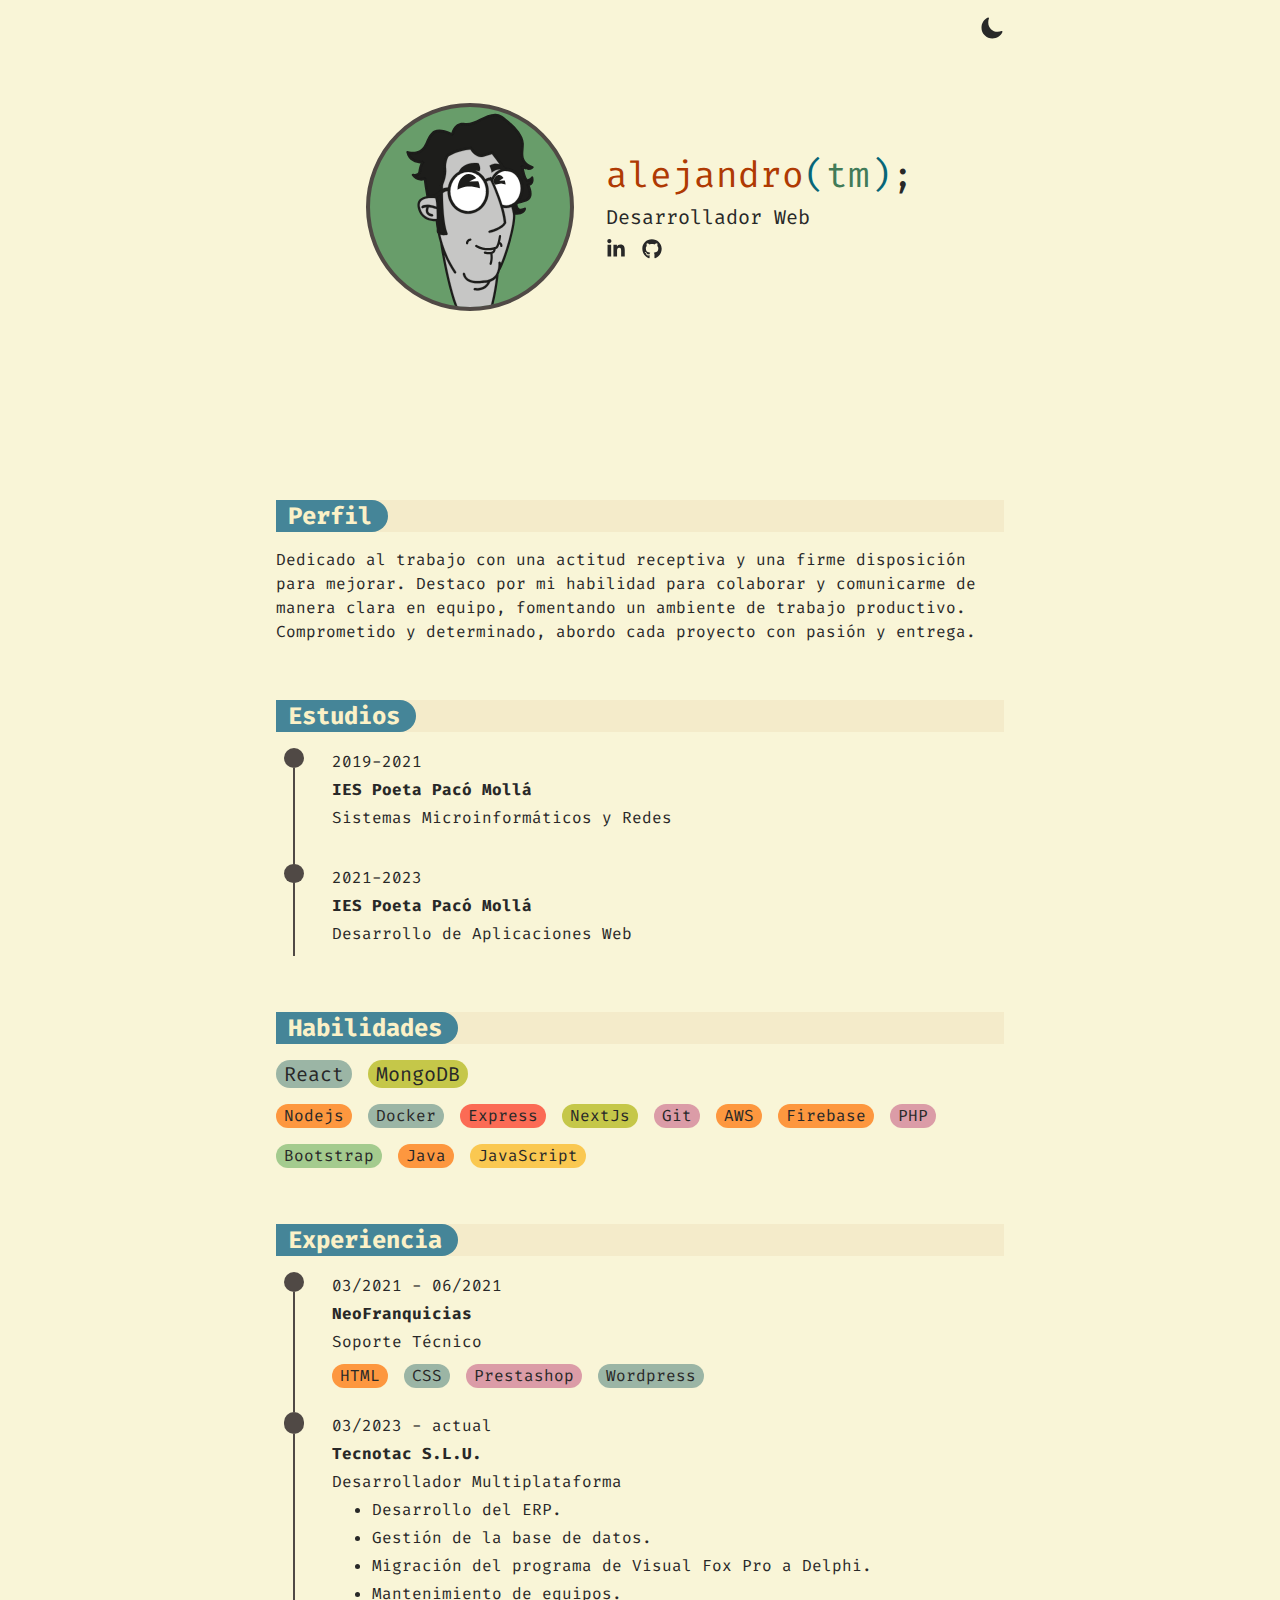
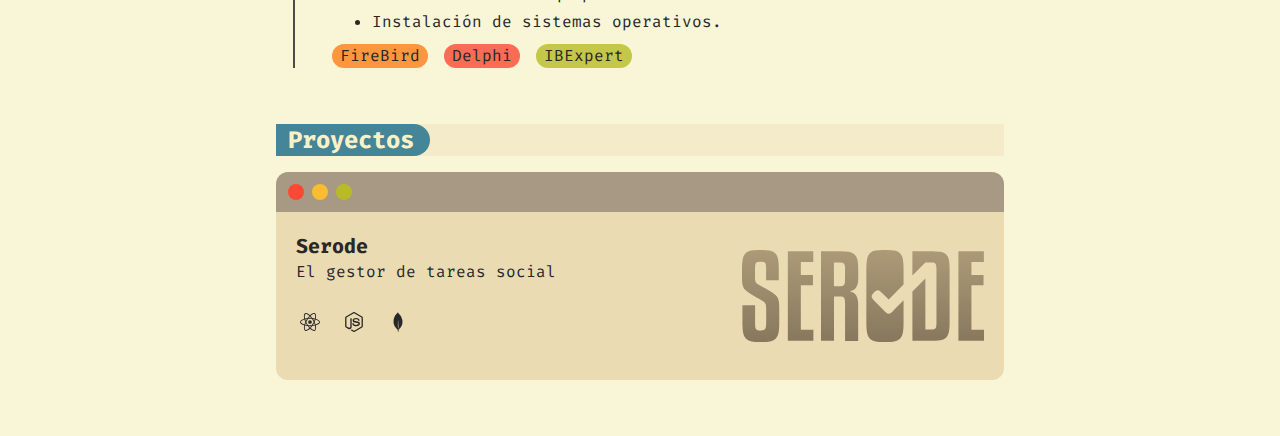
<file: index.html>
<!DOCTYPE html><html lang="en"><head><meta charSet="utf-8"/><meta name="viewport" content="width=device-width, initial-scale=1"/><link rel="preload" as="image" href="/_next/static/media/logo.2d2b6fda.svg" fetchPriority="high"/><link rel="stylesheet" href="/_next/static/css/14990035e37bae3a.css" crossorigin="" data-precedence="next"/><link rel="preload" as="script" fetchPriority="low" href="/_next/static/chunks/webpack-81896cc2067685e6.js" crossorigin=""/><script src="/_next/static/chunks/fd9d1056-17694c5d0d6a3a92.js" async="" crossorigin=""></script><script src="/_next/static/chunks/69-d229398d8b41a4e1.js" async="" crossorigin=""></script><script src="/_next/static/chunks/main-app-d4dac6b3992850cc.js" async="" crossorigin=""></script><script src="/_next/static/chunks/9c4e2130-6daee86ab31716fd.js" async=""></script><script src="/_next/static/chunks/53c13509-180016b2a03281e6.js" async=""></script><script src="/_next/static/chunks/54-508bb835471615e1.js" async=""></script><script src="/_next/static/chunks/app/page-6f9a030131341add.js" async=""></script><script src="/_next/static/chunks/app/layout-617c695c4db7fb6e.js" async=""></script><title>alejandro(tm);</title><meta name="description" content="Portfolio Alejandro Torcuato"/><link rel="icon" href="/favicon.ico" type="image/x-icon" sizes="16x16"/><link rel="icon" href="/icon.svg?2d2b6fda4a5e68d3" type="image/svg+xml" sizes="any"/><script src="/_next/static/chunks/polyfills-c67a75d1b6f99dc8.js" crossorigin="" noModule=""></script></head><body class="dark:bg-d_bg bg-l_bg_h text-l_fg dark:text-d_fg"><script>!function(){try{var d=document.documentElement,c=d.classList;c.remove('light','dark');var e=localStorage.getItem('theme');if('system'===e||(!e&&true)){var t='(prefers-color-scheme: dark)',m=window.matchMedia(t);if(m.media!==t||m.matches){d.style.colorScheme = 'dark';c.add('dark')}else{d.style.colorScheme = 'light';c.add('light')}}else if(e){c.add(e|| '')}if(e==='light'||e==='dark')d.style.colorScheme=e}catch(e){}}()</script><main class="max-w-3xl m-auto selection:bg-d_blue"><div class=" fixed w-full top-0 max-w-3xl px-5 dark:bg-d_bg bg-l_bg_h"><div class="w-full py-4 flex items-center justify-end"><div><button id="themeChanger" aria-label="Change theme" class="cursor-pointer transition-all duration-700 ease-in-out"><svg stroke="currentColor" fill="currentColor" stroke-width="0" viewBox="0 0 512 512" class="w-6 h-6" height="1em" width="1em" xmlns="http://www.w3.org/2000/svg"><path d="M264 480A232 232 0 0 1 32 248c0-94 54-178.28 137.61-214.67a16 16 0 0 1 21.06 21.06C181.07 76.43 176 104.66 176 136c0 110.28 89.72 200 200 200 31.34 0 59.57-5.07 81.61-14.67a16 16 0 0 1 21.06 21.06C442.28 426 358 480 264 480z"></path></svg> </button></div></div><div class="flex-col sm:flex-row my-10 gap-8 flex  justify-center items-center"><div><div class="w-52 h-52 border-4 rounded-full border-solid border-l_fg2 dark:border-d_fg2 dark:bg-aqua bg-aqua  transition-all duration-500"><img alt="Foto de Alejandro Torcuato" fetchPriority="high" width="255" height="255" decoding="async" data-nimg="1" class="rounded-full" style="color:transparent" src="/_next/static/media/logo.2d2b6fda.svg"/></div></div><div class="flex flex-col align-middle justify-center"><p class="text-4xl "><span class="dark:text-d_orange text-l_orange">alejandro</span><span class="dark:text-d_blue text-l_blue">(</span><span class="dark:text-d_aqua text-l_aqua">tm</span><span class="dark:text-d_blue text-l_blue">)</span>;</p><p class="text-xl py-2">Desarrollador Web</p><div class="text-xl flex flex-row gap-4 "><a href="https://es.linkedin.com/in/alejandro-torcuato-morgado-213169260" aria-label="Link a LinkedIn" class="hover:scale-110 transition-all duration-100 ease-in-out hover:text-d_fg2"><svg stroke="currentColor" fill="currentColor" stroke-width="0" viewBox="0 0 448 512" height="1em" width="1em" xmlns="http://www.w3.org/2000/svg"><path d="M100.28 448H7.4V148.9h92.88zM53.79 108.1C24.09 108.1 0 83.5 0 53.8a53.79 53.79 0 0 1 107.58 0c0 29.7-24.1 54.3-53.79 54.3zM447.9 448h-92.68V302.4c0-34.7-.7-79.2-48.29-79.2-48.29 0-55.69 37.7-55.69 76.7V448h-92.78V148.9h89.08v40.8h1.3c12.4-23.5 42.69-48.3 87.88-48.3 94 0 111.28 61.9 111.28 142.3V448z"></path></svg></a><a href="https://github.com/TorKhua" aria-label="Link a Github" class="hover:scale-110 transition-all duration-100 ease-in-out hover:text-d_fg2"><svg stroke="currentColor" fill="currentColor" stroke-width="0" viewBox="0 0 496 512" height="1em" width="1em" xmlns="http://www.w3.org/2000/svg"><path d="M165.9 397.4c0 2-2.3 3.6-5.2 3.6-3.3.3-5.6-1.3-5.6-3.6 0-2 2.3-3.6 5.2-3.6 3-.3 5.6 1.3 5.6 3.6zm-31.1-4.5c-.7 2 1.3 4.3 4.3 4.9 2.6 1 5.6 0 6.2-2s-1.3-4.3-4.3-5.2c-2.6-.7-5.5.3-6.2 2.3zm44.2-1.7c-2.9.7-4.9 2.6-4.6 4.9.3 2 2.9 3.3 5.9 2.6 2.9-.7 4.9-2.6 4.6-4.6-.3-1.9-3-3.2-5.9-2.9zM244.8 8C106.1 8 0 113.3 0 252c0 110.9 69.8 205.8 169.5 239.2 12.8 2.3 17.3-5.6 17.3-12.1 0-6.2-.3-40.4-.3-61.4 0 0-70 15-84.7-29.8 0 0-11.4-29.1-27.8-36.6 0 0-22.9-15.7 1.6-15.4 0 0 24.9 2 38.6 25.8 21.9 38.6 58.6 27.5 72.9 20.9 2.3-16 8.8-27.1 16-33.7-55.9-6.2-112.3-14.3-112.3-110.5 0-27.5 7.6-41.3 23.6-58.9-2.6-6.5-11.1-33.3 2.6-67.9 20.9-6.5 69 27 69 27 20-5.6 41.5-8.5 62.8-8.5s42.8 2.9 62.8 8.5c0 0 48.1-33.6 69-27 13.7 34.7 5.2 61.4 2.6 67.9 16 17.7 25.8 31.5 25.8 58.9 0 96.5-58.9 104.2-114.8 110.5 9.2 7.9 17 22.9 17 46.4 0 33.7-.3 75.4-.3 83.6 0 6.5 4.6 14.4 17.3 12.1C428.2 457.8 496 362.9 496 252 496 113.3 383.5 8 244.8 8zM97.2 352.9c-1.3 1-1 3.3.7 5.2 1.6 1.6 3.9 2.3 5.2 1 1.3-1 1-3.3-.7-5.2-1.6-1.6-3.9-2.3-5.2-1zm-10.8-8.1c-.7 1.3.3 2.9 2.3 3.9 1.6 1 3.6.7 4.3-.7.7-1.3-.3-2.9-2.3-3.9-2-.6-3.6-.3-4.3.7zm32.4 35.6c-1.6 1.3-1 4.3 1.3 6.2 2.3 2.3 5.2 2.6 6.5 1 1.3-1.3.7-4.3-1.3-6.2-2.2-2.3-5.2-2.6-6.5-1zm-11.4-14.7c-1.6 1-1.6 3.6 0 5.9 1.6 2.3 4.3 3.3 5.6 2.3 1.6-1.3 1.6-3.9 0-6.2-1.4-2.3-4-3.3-5.6-2z"></path></svg></a></div></div></div></div><div class="max-w-3xl"></div><div class="px-5 mt-[550px] sm:mt-[500px]"><section class=" mb-14"><header class="text-2xl flex items-center gap-3 mb-4 font-bold bg-l_bg1 dark:bg-d_bg1 bg-opacity-35 dark:bg-opacity-35 "><h2 class="text-d_fg bg-blue dark:bg-l_blue pl-3 pr-4 rounded-r-full">Perfil</h2></header><p>Dedicado al trabajo con una actitud receptiva y una firme disposición para mejorar. Destaco por mi habilidad para colaborar y comunicarme de manera clara en equipo, fomentando un ambiente de trabajo productivo. Comprometido y determinado, abordo cada proyecto con pasión y entrega.</p></section><section class=" mb-14"><header class="text-2xl flex items-center gap-3 mb-4 font-bold bg-l_bg1 dark:bg-d_bg1 bg-opacity-35 dark:bg-opacity-35 "><h2 class="text-d_fg bg-blue dark:bg-l_blue pl-3 pr-4 rounded-r-full">Estudios</h2></header><div class="flex gap-5"><div class="flex flex-col align-middle items-center px-2"><span class="inline-block rounded-full w-5 h-6 bg-l_fg2 dark:bg-d_fg"></span><div class="h-full border-solid border-l-2 border-d_bg2 dark:border-d_fg"></div></div><div class="pb-6"><div><div class="leading-7"><p>2019-2021</p><p class="font-bold">IES Poeta Pacó Mollá</p><p>Sistemas Microinformáticos y Redes</p></div><div class="flex flex-wrap gap-4 mt-2"></div></div></div></div><div class="flex gap-5"><div class="flex flex-col align-middle items-center px-2"><span class="inline-block rounded-full w-5 h-6 bg-l_fg2 dark:bg-d_fg"></span><div class="h-full border-solid border-l-2 border-d_bg2 dark:border-d_fg"></div></div><div class=""><div><div class="leading-7"><p>2021-2023</p><p class="font-bold">IES Poeta Pacó Mollá</p><p>Desarrollo de Aplicaciones Web</p></div><div class="flex flex-wrap gap-4 mt-2"></div></div></div></div></section><section class=" mb-14"><header class="text-2xl flex items-center gap-3 mb-4 font-bold bg-l_bg1 dark:bg-d_bg1 bg-opacity-35 dark:bg-opacity-35 "><h2 class="text-d_fg bg-blue dark:bg-l_blue pl-3 pr-4 rounded-r-full">Habilidades</h2></header><div class="flex flex-wrap gap-4 mb-4"><span class="dark:bg-l_blue bg-d_blue text-xl rounded-full px-2 bg-opacity-80 dark:bg-opacity-80">React</span><span class="dark:bg-l_green bg-d_green text-xl rounded-full px-2 bg-opacity-80 dark:bg-opacity-80">MongoDB</span></div><div class="flex flex-wrap justify-left gap-4"><span class="dark:bg-l_orange bg-d_orange rounded-full px-2 bg-opacity-80 dark:bg-opacity-80">Nodejs</span><span class="dark:bg-l_blue bg-d_blue rounded-full px-2 bg-opacity-80 dark:bg-opacity-80">Docker</span><span class="dark:bg-l_red bg-d_red rounded-full px-2 bg-opacity-80 dark:bg-opacity-80">Express</span><span class="dark:bg-l_green bg-d_green rounded-full px-2 bg-opacity-80 dark:bg-opacity-80">NextJs</span><span class="dark:bg-l_purple bg-d_purple rounded-full px-2 bg-opacity-80 dark:bg-opacity-80">Git</span><span class="dark:bg-l_orange bg-d_orange rounded-full px-2 bg-opacity-80 dark:bg-opacity-80">AWS</span><span class="dark:bg-l_orange bg-d_orange rounded-full px-2 bg-opacity-80 dark:bg-opacity-80">Firebase</span><span class="dark:bg-l_purple bg-d_purple rounded-full px-2 bg-opacity-80 dark:bg-opacity-80">PHP</span><span class="dark:bg-l_aqua bg-d_aqua rounded-full px-2 bg-opacity-80 dark:bg-opacity-80">Bootstrap</span><span class="dark:bg-l_orange bg-d_orange rounded-full px-2 bg-opacity-80 dark:bg-opacity-80">Java</span><span class="dark:bg-l_yellow bg-d_yellow rounded-full px-2 bg-opacity-80 dark:bg-opacity-80">JavaScript</span></div></section><section class=" mb-14"><header class="text-2xl flex items-center gap-3 mb-4 font-bold bg-l_bg1 dark:bg-d_bg1 bg-opacity-35 dark:bg-opacity-35 "><h2 class="text-d_fg bg-blue dark:bg-l_blue pl-3 pr-4 rounded-r-full">Experiencia</h2></header><div class="flex gap-5"><div class="flex flex-col align-middle items-center px-2"><span class="inline-block rounded-full w-5 h-6 bg-l_fg2 dark:bg-d_fg"></span><div class="h-full border-solid border-l-2 border-d_bg2 dark:border-d_fg"></div></div><div class="pb-6"><div><div class="leading-7"><p>03/2021 - 06/2021</p><p class="font-bold">NeoFranquicias</p><p>Soporte Técnico</p></div><div class="flex flex-wrap gap-4 mt-2"><span class="dark:bg-l_orange bg-d_orange rounded-full px-2 bg-opacity-80 dark:bg-opacity-80">HTML</span><span class="dark:bg-l_blue bg-d_blue rounded-full px-2 bg-opacity-80 dark:bg-opacity-80">CSS</span><span class="dark:bg-l_purple bg-d_purple rounded-full px-2 bg-opacity-80 dark:bg-opacity-80">Prestashop</span><span class="dark:bg-l_blue bg-d_blue rounded-full px-2 bg-opacity-80 dark:bg-opacity-80">Wordpress</span></div></div></div></div><div class="flex gap-5"><div class="flex flex-col align-middle items-center px-2"><span class="inline-block rounded-full w-5 h-6 bg-l_fg2 dark:bg-d_fg"></span><div class="h-full border-solid border-l-2 border-d_bg2 dark:border-d_fg"></div></div><div class=""><div><div class="leading-7"><p>03/2023 - actual</p><p class="font-bold">Tecnotac S.L.U.</p><p>Desarrollador Multiplataforma</p><ul class="ml-10"><li class="list-disc">Desarrollo del ERP.</li><li class="list-disc">Gestión de la base de datos.</li><li class="list-disc">Migración del programa de Visual Fox Pro a Delphi.</li><li class="list-disc">Mantenimiento de equipos.</li><li class="list-disc">Instalación de sistemas operativos.</li></ul></div><div class="flex flex-wrap gap-4 mt-2"><span class="dark:bg-l_orange bg-d_orange rounded-full px-2 bg-opacity-80 dark:bg-opacity-80">FireBird</span><span class="dark:bg-l_red bg-d_red rounded-full px-2 bg-opacity-80 dark:bg-opacity-80">Delphi</span><span class="dark:bg-l_green bg-d_green rounded-full px-2 bg-opacity-80 dark:bg-opacity-80">IBExpert</span></div></div></div></div></section><section class=" mb-14"><header class="text-2xl flex items-center gap-3 mb-4 font-bold bg-l_bg1 dark:bg-d_bg1 bg-opacity-35 dark:bg-opacity-35 "><h2 class="text-d_fg bg-blue dark:bg-l_blue pl-3 pr-4 rounded-r-full">Proyectos</h2></header><div class="flex flex-wrap gap-6"><div class="w-full"><div class="w-full flex gap-2 bg-l_bg4 dark:bg-d_bg2 p-3 rounded-t-xl"><span class="w-4 h-4 rounded-full dark:bg-l_red bg-d_red"></span><span class="w-4 h-4 rounded-full dark:bg-l_yellow bg-d_yellow"></span><span class="w-4 h-4 rounded-full dark:bg-l_green bg-d_green"></span></div><div class="w-full bg-l_bg1 dark:bg-d_bg3 p-5 rounded-b-xl flex flex-wrap justify-between items-center gap-4 min-h-40"><div class="max-w-72"><h2 class="font-bold text-xl">Serode</h2><p>El gestor de tareas social</p><div class="flex flex-wrap my-6 gap-4 text-xl"><div class="flex items-center align-middle justify-center p-1 "><svg stroke="currentColor" fill="currentColor" stroke-width="0" role="img" viewBox="0 0 24 24" height="1em" width="1em" xmlns="http://www.w3.org/2000/svg"><path d="M14.23 12.004a2.236 2.236 0 0 1-2.235 2.236 2.236 2.236 0 0 1-2.236-2.236 2.236 2.236 0 0 1 2.235-2.236 2.236 2.236 0 0 1 2.236 2.236zm2.648-10.69c-1.346 0-3.107.96-4.888 2.622-1.78-1.653-3.542-2.602-4.887-2.602-.41 0-.783.093-1.106.278-1.375.793-1.683 3.264-.973 6.365C1.98 8.917 0 10.42 0 12.004c0 1.59 1.99 3.097 5.043 4.03-.704 3.113-.39 5.588.988 6.38.32.187.69.275 1.102.275 1.345 0 3.107-.96 4.888-2.624 1.78 1.654 3.542 2.603 4.887 2.603.41 0 .783-.09 1.106-.275 1.374-.792 1.683-3.263.973-6.365C22.02 15.096 24 13.59 24 12.004c0-1.59-1.99-3.097-5.043-4.032.704-3.11.39-5.587-.988-6.38-.318-.184-.688-.277-1.092-.278zm-.005 1.09v.006c.225 0 .406.044.558.127.666.382.955 1.835.73 3.704-.054.46-.142.945-.25 1.44-.96-.236-2.006-.417-3.107-.534-.66-.905-1.345-1.727-2.035-2.447 1.592-1.48 3.087-2.292 4.105-2.295zm-9.77.02c1.012 0 2.514.808 4.11 2.28-.686.72-1.37 1.537-2.02 2.442-1.107.117-2.154.298-3.113.538-.112-.49-.195-.964-.254-1.42-.23-1.868.054-3.32.714-3.707.19-.09.4-.127.563-.132zm4.882 3.05c.455.468.91.992 1.36 1.564-.44-.02-.89-.034-1.345-.034-.46 0-.915.01-1.36.034.44-.572.895-1.096 1.345-1.565zM12 8.1c.74 0 1.477.034 2.202.093.406.582.802 1.203 1.183 1.86.372.64.71 1.29 1.018 1.946-.308.655-.646 1.31-1.013 1.95-.38.66-.773 1.288-1.18 1.87-.728.063-1.466.098-2.21.098-.74 0-1.477-.035-2.202-.093-.406-.582-.802-1.204-1.183-1.86-.372-.64-.71-1.29-1.018-1.946.303-.657.646-1.313 1.013-1.954.38-.66.773-1.286 1.18-1.868.728-.064 1.466-.098 2.21-.098zm-3.635.254c-.24.377-.48.763-.704 1.16-.225.39-.435.782-.635 1.174-.265-.656-.49-1.31-.676-1.947.64-.15 1.315-.283 2.015-.386zm7.26 0c.695.103 1.365.23 2.006.387-.18.632-.405 1.282-.66 1.933-.2-.39-.41-.783-.64-1.174-.225-.392-.465-.774-.705-1.146zm3.063.675c.484.15.944.317 1.375.498 1.732.74 2.852 1.708 2.852 2.476-.005.768-1.125 1.74-2.857 2.475-.42.18-.88.342-1.355.493-.28-.958-.646-1.956-1.1-2.98.45-1.017.81-2.01 1.085-2.964zm-13.395.004c.278.96.645 1.957 1.1 2.98-.45 1.017-.812 2.01-1.086 2.964-.484-.15-.944-.318-1.37-.5-1.732-.737-2.852-1.706-2.852-2.474 0-.768 1.12-1.742 2.852-2.476.42-.18.88-.342 1.356-.494zm11.678 4.28c.265.657.49 1.312.676 1.948-.64.157-1.316.29-2.016.39.24-.375.48-.762.705-1.158.225-.39.435-.788.636-1.18zm-9.945.02c.2.392.41.783.64 1.175.23.39.465.772.705 1.143-.695-.102-1.365-.23-2.006-.386.18-.63.406-1.282.66-1.933zM17.92 16.32c.112.493.2.968.254 1.423.23 1.868-.054 3.32-.714 3.708-.147.09-.338.128-.563.128-1.012 0-2.514-.807-4.11-2.28.686-.72 1.37-1.536 2.02-2.44 1.107-.118 2.154-.3 3.113-.54zm-11.83.01c.96.234 2.006.415 3.107.532.66.905 1.345 1.727 2.035 2.446-1.595 1.483-3.092 2.295-4.11 2.295-.22-.005-.406-.05-.553-.132-.666-.38-.955-1.834-.73-3.703.054-.46.142-.944.25-1.438zm4.56.64c.44.02.89.034 1.345.034.46 0 .915-.01 1.36-.034-.44.572-.895 1.095-1.345 1.565-.455-.47-.91-.993-1.36-1.565z"></path></svg></div><div class="flex items-center align-middle justify-center p-1 "><svg stroke="currentColor" fill="currentColor" stroke-width="0" role="img" viewBox="0 0 24 24" height="1em" width="1em" xmlns="http://www.w3.org/2000/svg"><path d="M11.998,24c-0.321,0-0.641-0.084-0.922-0.247l-2.936-1.737c-0.438-0.245-0.224-0.332-0.08-0.383 c0.585-0.203,0.703-0.25,1.328-0.604c0.065-0.037,0.151-0.023,0.218,0.017l2.256,1.339c0.082,0.045,0.197,0.045,0.272,0l8.795-5.076 c0.082-0.047,0.134-0.141,0.134-0.238V6.921c0-0.099-0.053-0.192-0.137-0.242l-8.791-5.072c-0.081-0.047-0.189-0.047-0.271,0 L3.075,6.68C2.99,6.729,2.936,6.825,2.936,6.921v10.15c0,0.097,0.054,0.189,0.139,0.235l2.409,1.392 c1.307,0.654,2.108-0.116,2.108-0.89V7.787c0-0.142,0.114-0.253,0.256-0.253h1.115c0.139,0,0.255,0.112,0.255,0.253v10.021 c0,1.745-0.95,2.745-2.604,2.745c-0.508,0-0.909,0-2.026-0.551L2.28,18.675c-0.57-0.329-0.922-0.945-0.922-1.604V6.921 c0-0.659,0.353-1.275,0.922-1.603l8.795-5.082c0.557-0.315,1.296-0.315,1.848,0l8.794,5.082c0.57,0.329,0.924,0.944,0.924,1.603 v10.15c0,0.659-0.354,1.273-0.924,1.604l-8.794,5.078C12.643,23.916,12.324,24,11.998,24z M19.099,13.993 c0-1.9-1.284-2.406-3.987-2.763c-2.731-0.361-3.009-0.548-3.009-1.187c0-0.528,0.235-1.233,2.258-1.233 c1.807,0,2.473,0.389,2.747,1.607c0.024,0.115,0.129,0.199,0.247,0.199h1.141c0.071,0,0.138-0.031,0.186-0.081 c0.048-0.054,0.074-0.123,0.067-0.196c-0.177-2.098-1.571-3.076-4.388-3.076c-2.508,0-4.004,1.058-4.004,2.833 c0,1.925,1.488,2.457,3.895,2.695c2.88,0.282,3.103,0.703,3.103,1.269c0,0.983-0.789,1.402-2.642,1.402 c-2.327,0-2.839-0.584-3.011-1.742c-0.02-0.124-0.126-0.215-0.253-0.215h-1.137c-0.141,0-0.254,0.112-0.254,0.253 c0,1.482,0.806,3.248,4.655,3.248C17.501,17.007,19.099,15.91,19.099,13.993z"></path></svg></div><div class="flex items-center align-middle justify-center p-1 "><svg stroke="currentColor" fill="currentColor" stroke-width="0" role="img" viewBox="0 0 24 24" height="1em" width="1em" xmlns="http://www.w3.org/2000/svg"><path d="M17.193 9.555c-1.264-5.58-4.252-7.414-4.573-8.115-.28-.394-.53-.954-.735-1.44-.036.495-.055.685-.523 1.184-.723.566-4.438 3.682-4.74 10.02-.282 5.912 4.27 9.435 4.888 9.884l.07.05A73.49 73.49 0 0111.91 24h.481c.114-1.032.284-2.056.51-3.07.417-.296.604-.463.85-.693a11.342 11.342 0 003.639-8.464c.01-.814-.103-1.662-.197-2.218zm-5.336 8.195s0-8.291.275-8.29c.213 0 .49 10.695.49 10.695-.381-.045-.765-1.76-.765-2.405z"></path></svg></div></div></div><div><img alt="Foto de Alejandro Torcuato" loading="lazy" width="242" height="92" decoding="async" data-nimg="1" class="max-w-72 filter sepia grayscale" style="color:transparent" src="/_next/static/media/serode.ec74363a.svg"/></div></div></div></div></section></div></main><script src="/_next/static/chunks/webpack-81896cc2067685e6.js" crossorigin="" async=""></script><script>(self.__next_f=self.__next_f||[]).push([0]);self.__next_f.push([2,null])</script><script>self.__next_f.push([1,"1:HL[\"/_next/static/css/14990035e37bae3a.css\",\"style\",{\"crossOrigin\":\"\"}]\n0:\"$L2\"\n"])</script><script>self.__next_f.push([1,"3:I[7690,[],\"\"]\n5:I[5776,[\"706\",\"static/chunks/9c4e2130-6daee86ab31716fd.js\",\"240\",\"static/chunks/53c13509-180016b2a03281e6.js\",\"54\",\"static/chunks/54-508bb835471615e1.js\",\"931\",\"static/chunks/app/page-6f9a030131341add.js\"],\"\"]\n8:I[1749,[\"706\",\"static/chunks/9c4e2130-6daee86ab31716fd.js\",\"240\",\"static/chunks/53c13509-180016b2a03281e6.js\",\"54\",\"static/chunks/54-508bb835471615e1.js\",\"931\",\"static/chunks/app/page-6f9a030131341add.js\"],\"Image\"]\n9:I[4122,[\"185\",\"static/chunks/app/layout-617c695c4db7fb6e.js\"],\"Providers\"]\na:I[5613,[],\"\"]\nb:I[1778,[],\"\"]\nd:I[8955,[],\"\"]\n6:Tb01,"])</script><script>self.__next_f.push([1,"M14.23 12.004a2.236 2.236 0 0 1-2.235 2.236 2.236 2.236 0 0 1-2.236-2.236 2.236 2.236 0 0 1 2.235-2.236 2.236 2.236 0 0 1 2.236 2.236zm2.648-10.69c-1.346 0-3.107.96-4.888 2.622-1.78-1.653-3.542-2.602-4.887-2.602-.41 0-.783.093-1.106.278-1.375.793-1.683 3.264-.973 6.365C1.98 8.917 0 10.42 0 12.004c0 1.59 1.99 3.097 5.043 4.03-.704 3.113-.39 5.588.988 6.38.32.187.69.275 1.102.275 1.345 0 3.107-.96 4.888-2.624 1.78 1.654 3.542 2.603 4.887 2.603.41 0 .783-.09 1.106-.275 1.374-.792 1.683-3.263.973-6.365C22.02 15.096 24 13.59 24 12.004c0-1.59-1.99-3.097-5.043-4.032.704-3.11.39-5.587-.988-6.38-.318-.184-.688-.277-1.092-.278zm-.005 1.09v.006c.225 0 .406.044.558.127.666.382.955 1.835.73 3.704-.054.46-.142.945-.25 1.44-.96-.236-2.006-.417-3.107-.534-.66-.905-1.345-1.727-2.035-2.447 1.592-1.48 3.087-2.292 4.105-2.295zm-9.77.02c1.012 0 2.514.808 4.11 2.28-.686.72-1.37 1.537-2.02 2.442-1.107.117-2.154.298-3.113.538-.112-.49-.195-.964-.254-1.42-.23-1.868.054-3.32.714-3.707.19-.09.4-.127.563-.132zm4.882 3.05c.455.468.91.992 1.36 1.564-.44-.02-.89-.034-1.345-.034-.46 0-.915.01-1.36.034.44-.572.895-1.096 1.345-1.565zM12 8.1c.74 0 1.477.034 2.202.093.406.582.802 1.203 1.183 1.86.372.64.71 1.29 1.018 1.946-.308.655-.646 1.31-1.013 1.95-.38.66-.773 1.288-1.18 1.87-.728.063-1.466.098-2.21.098-.74 0-1.477-.035-2.202-.093-.406-.582-.802-1.204-1.183-1.86-.372-.64-.71-1.29-1.018-1.946.303-.657.646-1.313 1.013-1.954.38-.66.773-1.286 1.18-1.868.728-.064 1.466-.098 2.21-.098zm-3.635.254c-.24.377-.48.763-.704 1.16-.225.39-.435.782-.635 1.174-.265-.656-.49-1.31-.676-1.947.64-.15 1.315-.283 2.015-.386zm7.26 0c.695.103 1.365.23 2.006.387-.18.632-.405 1.282-.66 1.933-.2-.39-.41-.783-.64-1.174-.225-.392-.465-.774-.705-1.146zm3.063.675c.484.15.944.317 1.375.498 1.732.74 2.852 1.708 2.852 2.476-.005.768-1.125 1.74-2.857 2.475-.42.18-.88.342-1.355.493-.28-.958-.646-1.956-1.1-2.98.45-1.017.81-2.01 1.085-2.964zm-13.395.004c.278.96.645 1.957 1.1 2.98-.45 1.017-.812 2.01-1.086 2.964-.484-.15-.944-.318-1.37-.5-1.732-.737-2.852-1.706-2.852-2.474 0-.768 1.12-1.742 2.852-2.476.42-.18.88-.342 1.356-.494zm11.678 4.28c.265.657.49 1.312.676 1.948-.64.157-1.316.29-2.016.39.24-.375.48-.762.705-1.158.225-.39.435-.788.636-1.18zm-9.945.02c.2.392.41.783.64 1.175.23.39.465.772.705 1.143-.695-.102-1.365-.23-2.006-.386.18-.63.406-1.282.66-1.933zM17.92 16.32c.112.493.2.968.254 1.423.23 1.868-.054 3.32-.714 3.708-.147.09-.338.128-.563.128-1.012 0-2.514-.807-4.11-2.28.686-.72 1.37-1.536 2.02-2.44 1.107-.118 2.154-.3 3.113-.54zm-11.83.01c.96.234 2.006.415 3.107.532.66.905 1.345 1.727 2.035 2.446-1.595 1.483-3.092 2.295-4.11 2.295-.22-.005-.406-.05-.553-.132-.666-.38-.955-1.834-.73-3.703.054-.46.142-.944.25-1.438zm4.56.64c.44.02.89.034 1.345.034.46 0 .915-.01 1.36-.034-.44.572-.895 1.095-1.345 1.565-.455-.47-.91-.993-1.36-1.565z"])</script><script>self.__next_f.push([1,"7:T5d9,M11.998,24c-0.321,0-0.641-0.084-0.922-0.247l-2.936-1.737c-0.438-0.245-0.224-0.332-0.08-0.383 c0.585-0.203,0.703-0.25,1.328-0.604c0.065-0.037,0.151-0.023,0.218,0.017l2.256,1.339c0.082,0.045,0.197,0.045,0.272,0l8.795-5.076 c0.082-0.047,0.134-0.141,0.134-0.238V6.921c0-0.099-0.053-0.192-0.137-0.242l-8.791-5.072c-0.081-0.047-0.189-0.047-0.271,0 L3.075,6.68C2.99,6.729,2.936,6.825,2.936,6.921v10.15c0,0.097,0.054,0.189,0.139,0.235l2.409,1.392 c1.307,0.654,2.108-0.116,2.108-0.89V7.787c0-0.142,0.114-0.253,0.256-0.253h1.115c0.139,0,0.255,0.112,0.255,0.253v10.021 c0,1.745-0.95,2.745-2.604,2.745c-0.508,0-0.909,0-2.026-0.551L2.28,18.675c-0.57-0.329-0.922-0.945-0.922-1.604V6.921 c0-0.659,0.353-1.275,0.922-1.603l8.795-5.082c0.557-0.315,1.296-0.315,1.848,0l8.794,5.082c0.57,0.329,0.924,0.944,0.924,1.603 v10.15c0,0.659-0.354,1.273-0.924,1.604l-8.794,5.078C12.643,23.916,12.324,24,11.998,24z M19.099,13.993 c0-1.9-1.284-2.406-3.987-2.763c-2.731-0.361-3.009-0.548-3.009-1.187c0-0.528,0.235-1.233,2.258-1.233 c1.807,0,2.473,0.389,2.747,1.607c0.024,0.115,0.129,0.199,0.247,0.199h1.141c0.071,0,0.138-0.031,0.186-0.081 c0.048-0.054,0.074-0.123,0.067-0.196c-0.177-2.098-1.571-3.076-4.388-3.076c-2.508,0-4.004,1.058-4.004,2.833 c0,1.925,1.488,2.457,3.895,2.695c2.88,0.282,3.103,0.703,3.103,1.269c0,0.983-0.789,1.402-2.642,1.402 c-2.327,0-2.839-0.584-3.011-1.742c-0.02-0.124-0.126-0.215-0.253-0.215h-1.137c-0.141,0-0.254,0.112-0.254,0.253 c0,1.482,0.806,3.248,4.655,3.248C17.501,17.007,19.099,15.91,19.099,13.993ze:[]\n"])</script><script>self.__next_f.push([1,"2:[[[\"$\",\"link\",\"0\",{\"rel\":\"stylesheet\",\"href\":\"/_next/static/css/14990035e37bae3a.css\",\"precedence\":\"next\",\"crossOrigin\":\"\"}]],[\"$\",\"$L3\",null,{\"buildId\":\"uZ7kQALh5mCDs0u6PPEkl\",\"assetPrefix\":\"\",\"initialCanonicalUrl\":\"/\",\"initialTree\":[\"\",{\"children\":[\"__PAGE__\",{}]},\"$undefined\",\"$undefined\",true],\"initialSeedData\":[\"\",{\"children\":[\"__PAGE__\",{},[\"$L4\",[\"$\",\"main\",null,{\"className\":\"max-w-3xl m-auto selection:bg-d_blue\",\"children\":[[\"$\",\"$L5\",null,{}],[\"$\",\"div\",null,{\"className\":\"px-5 mt-[550px] sm:mt-[500px]\",\"children\":[[\"$\",\"section\",null,{\"id\":\"$undefined\",\"className\":\" mb-14\",\"children\":[[\"$\",\"header\",null,{\"className\":\"text-2xl flex items-center gap-3 mb-4 font-bold bg-l_bg1 dark:bg-d_bg1 bg-opacity-35 dark:bg-opacity-35 \",\"children\":[\"$\",\"h2\",null,{\"className\":\"text-d_fg bg-blue dark:bg-l_blue pl-3 pr-4 rounded-r-full\",\"children\":\"Perfil\"}]}],[\"$\",\"p\",null,{\"children\":\"Dedicado al trabajo con una actitud receptiva y una firme disposición para mejorar. Destaco por mi habilidad para colaborar y comunicarme de manera clara en equipo, fomentando un ambiente de trabajo productivo. Comprometido y determinado, abordo cada proyecto con pasión y entrega.\"}]]}],[\"$\",\"section\",null,{\"id\":\"$undefined\",\"className\":\" mb-14\",\"children\":[[\"$\",\"header\",null,{\"className\":\"text-2xl flex items-center gap-3 mb-4 font-bold bg-l_bg1 dark:bg-d_bg1 bg-opacity-35 dark:bg-opacity-35 \",\"children\":[\"$\",\"h2\",null,{\"className\":\"text-d_fg bg-blue dark:bg-l_blue pl-3 pr-4 rounded-r-full\",\"children\":\"Estudios\"}]}],[[\"$\",\"div\",null,{\"className\":\"flex gap-5\",\"children\":[[\"$\",\"div\",null,{\"className\":\"flex flex-col align-middle items-center px-2\",\"children\":[[\"$\",\"span\",null,{\"className\":\"inline-block rounded-full w-5 h-6 bg-l_fg2 dark:bg-d_fg\"}],[\"$\",\"div\",null,{\"className\":\"h-full border-solid border-l-2 border-d_bg2 dark:border-d_fg\"}]]}],[\"$\",\"div\",null,{\"className\":\"pb-6\",\"children\":[\"$\",\"div\",null,{\"children\":[[\"$\",\"div\",null,{\"className\":\"leading-7\",\"children\":[[\"$\",\"p\",null,{\"children\":\"2019-2021\"}],[\"$\",\"p\",null,{\"className\":\"font-bold\",\"children\":\"IES Poeta Pacó Mollá\"}],[\"$\",\"p\",null,{\"children\":\"Sistemas Microinformáticos y Redes\"}],false]}],[\"$\",\"div\",null,{\"className\":\"flex flex-wrap gap-4 mt-2\",\"children\":\"$undefined\"}]]}]}]]}],[\"$\",\"div\",null,{\"className\":\"flex gap-5\",\"children\":[[\"$\",\"div\",null,{\"className\":\"flex flex-col align-middle items-center px-2\",\"children\":[[\"$\",\"span\",null,{\"className\":\"inline-block rounded-full w-5 h-6 bg-l_fg2 dark:bg-d_fg\"}],[\"$\",\"div\",null,{\"className\":\"h-full border-solid border-l-2 border-d_bg2 dark:border-d_fg\"}]]}],[\"$\",\"div\",null,{\"className\":\"\",\"children\":[\"$\",\"div\",null,{\"children\":[[\"$\",\"div\",null,{\"className\":\"leading-7\",\"children\":[[\"$\",\"p\",null,{\"children\":\"2021-2023\"}],[\"$\",\"p\",null,{\"className\":\"font-bold\",\"children\":\"IES Poeta Pacó Mollá\"}],[\"$\",\"p\",null,{\"children\":\"Desarrollo de Aplicaciones Web\"}],false]}],[\"$\",\"div\",null,{\"className\":\"flex flex-wrap gap-4 mt-2\",\"children\":\"$undefined\"}]]}]}]]}]]]}],[\"$\",\"section\",null,{\"id\":\"$undefined\",\"className\":\" mb-14\",\"children\":[[\"$\",\"header\",null,{\"className\":\"text-2xl flex items-center gap-3 mb-4 font-bold bg-l_bg1 dark:bg-d_bg1 bg-opacity-35 dark:bg-opacity-35 \",\"children\":[\"$\",\"h2\",null,{\"className\":\"text-d_fg bg-blue dark:bg-l_blue pl-3 pr-4 rounded-r-full\",\"children\":\"Habilidades\"}]}],[[\"$\",\"div\",null,{\"className\":\"flex flex-wrap gap-4 mb-4\",\"children\":[[\"$\",\"span\",null,{\"className\":\"dark:bg-l_blue bg-d_blue text-xl rounded-full px-2 bg-opacity-80 dark:bg-opacity-80\",\"children\":\"React\"}],[\"$\",\"span\",null,{\"className\":\"dark:bg-l_green bg-d_green text-xl rounded-full px-2 bg-opacity-80 dark:bg-opacity-80\",\"children\":\"MongoDB\"}]]}],[\"$\",\"div\",null,{\"className\":\"flex flex-wrap justify-left gap-4\",\"children\":[[\"$\",\"span\",null,{\"className\":\"dark:bg-l_orange bg-d_orange rounded-full px-2 bg-opacity-80 dark:bg-opacity-80\",\"children\":\"Nodejs\"}],[\"$\",\"span\",null,{\"className\":\"dark:bg-l_blue bg-d_blue rounded-full px-2 bg-opacity-80 dark:bg-opacity-80\",\"children\":\"Docker\"}],[\"$\",\"span\",null,{\"className\":\"dark:bg-l_red bg-d_red rounded-full px-2 bg-opacity-80 dark:bg-opacity-80\",\"children\":\"Express\"}],[\"$\",\"span\",null,{\"className\":\"dark:bg-l_green bg-d_green rounded-full px-2 bg-opacity-80 dark:bg-opacity-80\",\"children\":\"NextJs\"}],[\"$\",\"span\",null,{\"className\":\"dark:bg-l_purple bg-d_purple rounded-full px-2 bg-opacity-80 dark:bg-opacity-80\",\"children\":\"Git\"}],[\"$\",\"span\",null,{\"className\":\"dark:bg-l_orange bg-d_orange rounded-full px-2 bg-opacity-80 dark:bg-opacity-80\",\"children\":\"AWS\"}],[\"$\",\"span\",null,{\"className\":\"dark:bg-l_orange bg-d_orange rounded-full px-2 bg-opacity-80 dark:bg-opacity-80\",\"children\":\"Firebase\"}],[\"$\",\"span\",null,{\"className\":\"dark:bg-l_purple bg-d_purple rounded-full px-2 bg-opacity-80 dark:bg-opacity-80\",\"children\":\"PHP\"}],[\"$\",\"span\",null,{\"className\":\"dark:bg-l_aqua bg-d_aqua rounded-full px-2 bg-opacity-80 dark:bg-opacity-80\",\"children\":\"Bootstrap\"}],[\"$\",\"span\",null,{\"className\":\"dark:bg-l_orange bg-d_orange rounded-full px-2 bg-opacity-80 dark:bg-opacity-80\",\"children\":\"Java\"}],[\"$\",\"span\",null,{\"className\":\"dark:bg-l_yellow bg-d_yellow rounded-full px-2 bg-opacity-80 dark:bg-opacity-80\",\"children\":\"JavaScript\"}]]}]]]}],[\"$\",\"section\",null,{\"id\":\"$undefined\",\"className\":\" mb-14\",\"children\":[[\"$\",\"header\",null,{\"className\":\"text-2xl flex items-center gap-3 mb-4 font-bold bg-l_bg1 dark:bg-d_bg1 bg-opacity-35 dark:bg-opacity-35 \",\"children\":[\"$\",\"h2\",null,{\"className\":\"text-d_fg bg-blue dark:bg-l_blue pl-3 pr-4 rounded-r-full\",\"children\":\"Experiencia\"}]}],[[\"$\",\"div\",null,{\"className\":\"flex gap-5\",\"children\":[[\"$\",\"div\",null,{\"className\":\"flex flex-col align-middle items-center px-2\",\"children\":[[\"$\",\"span\",null,{\"className\":\"inline-block rounded-full w-5 h-6 bg-l_fg2 dark:bg-d_fg\"}],[\"$\",\"div\",null,{\"className\":\"h-full border-solid border-l-2 border-d_bg2 dark:border-d_fg\"}]]}],[\"$\",\"div\",null,{\"className\":\"pb-6\",\"children\":[\"$\",\"div\",null,{\"children\":[[\"$\",\"div\",null,{\"className\":\"leading-7\",\"children\":[[\"$\",\"p\",null,{\"children\":\"03/2021 - 06/2021\"}],[\"$\",\"p\",null,{\"className\":\"font-bold\",\"children\":\"NeoFranquicias\"}],[\"$\",\"p\",null,{\"children\":\"Soporte Técnico\"}],false]}],[\"$\",\"div\",null,{\"className\":\"flex flex-wrap gap-4 mt-2\",\"children\":[[\"$\",\"span\",null,{\"className\":\"dark:bg-l_orange bg-d_orange rounded-full px-2 bg-opacity-80 dark:bg-opacity-80\",\"children\":\"HTML\"}],[\"$\",\"span\",null,{\"className\":\"dark:bg-l_blue bg-d_blue rounded-full px-2 bg-opacity-80 dark:bg-opacity-80\",\"children\":\"CSS\"}],[\"$\",\"span\",null,{\"className\":\"dark:bg-l_purple bg-d_purple rounded-full px-2 bg-opacity-80 dark:bg-opacity-80\",\"children\":\"Prestashop\"}],[\"$\",\"span\",null,{\"className\":\"dark:bg-l_blue bg-d_blue rounded-full px-2 bg-opacity-80 dark:bg-opacity-80\",\"children\":\"Wordpress\"}]]}]]}]}]]}],[\"$\",\"div\",null,{\"className\":\"flex gap-5\",\"children\":[[\"$\",\"div\",null,{\"className\":\"flex flex-col align-middle items-center px-2\",\"children\":[[\"$\",\"span\",null,{\"className\":\"inline-block rounded-full w-5 h-6 bg-l_fg2 dark:bg-d_fg\"}],[\"$\",\"div\",null,{\"className\":\"h-full border-solid border-l-2 border-d_bg2 dark:border-d_fg\"}]]}],[\"$\",\"div\",null,{\"className\":\"\",\"children\":[\"$\",\"div\",null,{\"children\":[[\"$\",\"div\",null,{\"className\":\"leading-7\",\"children\":[[\"$\",\"p\",null,{\"children\":\"03/2023 - actual\"}],[\"$\",\"p\",null,{\"className\":\"font-bold\",\"children\":\"Tecnotac S.L.U.\"}],[\"$\",\"p\",null,{\"children\":\"Desarrollador Multiplataforma\"}],[\"$\",\"ul\",null,{\"className\":\"ml-10\",\"children\":[[\"$\",\"li\",\"0\",{\"className\":\"list-disc\",\"children\":\"Desarrollo del ERP.\"}],[\"$\",\"li\",\"1\",{\"className\":\"list-disc\",\"children\":\"Gestión de la base de datos.\"}],[\"$\",\"li\",\"2\",{\"className\":\"list-disc\",\"children\":\"Migración del programa de Visual Fox Pro a Delphi.\"}],[\"$\",\"li\",\"3\",{\"className\":\"list-disc\",\"children\":\"Mantenimiento de equipos.\"}],[\"$\",\"li\",\"4\",{\"className\":\"list-disc\",\"children\":\"Instalación de sistemas operativos.\"}]]}]]}],[\"$\",\"div\",null,{\"className\":\"flex flex-wrap gap-4 mt-2\",\"children\":[[\"$\",\"span\",null,{\"className\":\"dark:bg-l_orange bg-d_orange rounded-full px-2 bg-opacity-80 dark:bg-opacity-80\",\"children\":\"FireBird\"}],[\"$\",\"span\",null,{\"className\":\"dark:bg-l_red bg-d_red rounded-full px-2 bg-opacity-80 dark:bg-opacity-80\",\"children\":\"Delphi\"}],[\"$\",\"span\",null,{\"className\":\"dark:bg-l_green bg-d_green rounded-full px-2 bg-opacity-80 dark:bg-opacity-80\",\"children\":\"IBExpert\"}]]}]]}]}]]}]]]}],[\"$\",\"section\",null,{\"id\":\"$undefined\",\"className\":\" mb-14\",\"children\":[[\"$\",\"header\",null,{\"className\":\"text-2xl flex items-center gap-3 mb-4 font-bold bg-l_bg1 dark:bg-d_bg1 bg-opacity-35 dark:bg-opacity-35 \",\"children\":[\"$\",\"h2\",null,{\"className\":\"text-d_fg bg-blue dark:bg-l_blue pl-3 pr-4 rounded-r-full\",\"children\":\"Proyectos\"}]}],[\"$\",\"div\",null,{\"className\":\"flex flex-wrap gap-6\",\"children\":[[\"$\",\"div\",null,{\"className\":\"w-full\",\"children\":[[\"$\",\"div\",null,{\"className\":\"w-full flex gap-2 bg-l_bg4 dark:bg-d_bg2 p-3 rounded-t-xl\",\"children\":[[\"$\",\"span\",null,{\"className\":\"w-4 h-4 rounded-full dark:bg-l_red bg-d_red\"}],[\"$\",\"span\",null,{\"className\":\"w-4 h-4 rounded-full dark:bg-l_yellow bg-d_yellow\"}],[\"$\",\"span\",null,{\"className\":\"w-4 h-4 rounded-full dark:bg-l_green bg-d_green\"}]]}],[\"$\",\"div\",null,{\"className\":\"w-full bg-l_bg1 dark:bg-d_bg3 p-5 rounded-b-xl flex flex-wrap justify-between items-center gap-4 min-h-40\",\"children\":[[\"$\",\"div\",null,{\"className\":\"max-w-72\",\"children\":[[\"$\",\"h2\",null,{\"className\":\"font-bold text-xl\",\"children\":\"Serode\"}],[\"$\",\"p\",null,{\"children\":\"El gestor de tareas social\"}],[\"$\",\"div\",null,{\"className\":\"flex flex-wrap my-6 gap-4 text-xl\",\"children\":[[\"$\",\"div\",null,{\"className\":\"flex items-center align-middle justify-center p-1 \",\"children\":[\"$\",\"svg\",null,{\"stroke\":\"currentColor\",\"fill\":\"currentColor\",\"strokeWidth\":\"0\",\"role\":\"img\",\"viewBox\":\"0 0 24 24\",\"children\":[\"$undefined\",[[\"$\",\"path\",\"0\",{\"d\":\"$6\",\"children\":[]}]]],\"className\":\"$undefined\",\"style\":{\"color\":\"$undefined\"},\"height\":\"1em\",\"width\":\"1em\",\"xmlns\":\"http://www.w3.org/2000/svg\"}]}],[\"$\",\"div\",null,{\"className\":\"flex items-center align-middle justify-center p-1 \",\"children\":[\"$\",\"svg\",null,{\"stroke\":\"currentColor\",\"fill\":\"currentColor\",\"strokeWidth\":\"0\",\"role\":\"img\",\"viewBox\":\"0 0 24 24\",\"children\":[\"$undefined\",[[\"$\",\"path\",\"0\",{\"d\":\"$7\",\"children\":[]}]]],\"className\":\"$undefined\",\"style\":{\"color\":\"$undefined\"},\"height\":\"1em\",\"width\":\"1em\",\"xmlns\":\"http://www.w3.org/2000/svg\"}]}],[\"$\",\"div\",null,{\"className\":\"flex items-center align-middle justify-center p-1 \",\"children\":[\"$\",\"svg\",null,{\"stroke\":\"currentColor\",\"fill\":\"currentColor\",\"strokeWidth\":\"0\",\"role\":\"img\",\"viewBox\":\"0 0 24 24\",\"children\":[\"$undefined\",[[\"$\",\"path\",\"0\",{\"d\":\"M17.193 9.555c-1.264-5.58-4.252-7.414-4.573-8.115-.28-.394-.53-.954-.735-1.44-.036.495-.055.685-.523 1.184-.723.566-4.438 3.682-4.74 10.02-.282 5.912 4.27 9.435 4.888 9.884l.07.05A73.49 73.49 0 0111.91 24h.481c.114-1.032.284-2.056.51-3.07.417-.296.604-.463.85-.693a11.342 11.342 0 003.639-8.464c.01-.814-.103-1.662-.197-2.218zm-5.336 8.195s0-8.291.275-8.29c.213 0 .49 10.695.49 10.695-.381-.045-.765-1.76-.765-2.405z\",\"children\":[]}]]],\"className\":\"$undefined\",\"style\":{\"color\":\"$undefined\"},\"height\":\"1em\",\"width\":\"1em\",\"xmlns\":\"http://www.w3.org/2000/svg\"}]}]]}]]}],[\"$\",\"div\",null,{\"children\":[\"$\",\"$L8\",null,{\"src\":{\"src\":\"/_next/static/media/serode.ec74363a.svg\",\"height\":92,\"width\":242,\"blurWidth\":0,\"blurHeight\":0},\"alt\":\"Foto de Alejandro Torcuato\",\"className\":\"max-w-72 filter sepia grayscale\"}]}]]}]]}]]}]]}]]}]]}],null]]},[null,[\"$\",\"html\",null,{\"lang\":\"en\",\"suppressHydrationWarning\":true,\"children\":[\"$\",\"body\",null,{\"className\":\"dark:bg-d_bg bg-l_bg_h text-l_fg dark:text-d_fg\",\"children\":[\"$\",\"$L9\",null,{\"children\":[\"$\",\"$La\",null,{\"parallelRouterKey\":\"children\",\"segmentPath\":[\"children\"],\"loading\":\"$undefined\",\"loadingStyles\":\"$undefined\",\"loadingScripts\":\"$undefined\",\"hasLoading\":false,\"error\":\"$undefined\",\"errorStyles\":\"$undefined\",\"errorScripts\":\"$undefined\",\"template\":[\"$\",\"$Lb\",null,{}],\"templateStyles\":\"$undefined\",\"templateScripts\":\"$undefined\",\"notFound\":[[\"$\",\"title\",null,{\"children\":\"404: This page could not be found.\"}],[\"$\",\"div\",null,{\"style\":{\"fontFamily\":\"system-ui,\\\"Segoe UI\\\",Roboto,Helvetica,Arial,sans-serif,\\\"Apple Color Emoji\\\",\\\"Segoe UI Emoji\\\"\",\"height\":\"100vh\",\"textAlign\":\"center\",\"display\":\"flex\",\"flexDirection\":\"column\",\"alignItems\":\"center\",\"justifyContent\":\"center\"},\"children\":[\"$\",\"div\",null,{\"children\":[[\"$\",\"style\",null,{\"dangerouslySetInnerHTML\":{\"__html\":\"body{color:#000;background:#fff;margin:0}.next-error-h1{border-right:1px solid rgba(0,0,0,.3)}@media (prefers-color-scheme:dark){body{color:#fff;background:#000}.next-error-h1{border-right:1px solid rgba(255,255,255,.3)}}\"}}],[\"$\",\"h1\",null,{\"className\":\"next-error-h1\",\"style\":{\"display\":\"inline-block\",\"margin\":\"0 20px 0 0\",\"padding\":\"0 23px 0 0\",\"fontSize\":24,\"fontWeight\":500,\"verticalAlign\":\"top\",\"lineHeight\":\"49px\"},\"children\":\"404\"}],[\"$\",\"div\",null,{\"style\":{\"display\":\"inline-block\"},\"children\":[\"$\",\"h2\",null,{\"style\":{\"fontSize\":14,\"fontWeight\":400,\"lineHeight\":\"49px\",\"margin\":0},\"children\":\"This page could not be found.\"}]}]]}]}]],\"notFoundStyles\":[],\"styles\":null}]}]}]}],null]],\"initialHead\":[false,\"$Lc\"],\"globalErrorComponent\":\"$d\",\"missingSlots\":\"$We\"}]]\n"])</script><script>self.__next_f.push([1,"c:[[\"$\",\"meta\",\"0\",{\"name\":\"viewport\",\"content\":\"width=device-width, initial-scale=1\"}],[\"$\",\"meta\",\"1\",{\"charSet\":\"utf-8\"}],[\"$\",\"title\",\"2\",{\"children\":\"alejandro(tm);\"}],[\"$\",\"meta\",\"3\",{\"name\":\"description\",\"content\":\"Portfolio Alejandro Torcuato\"}],[\"$\",\"link\",\"4\",{\"rel\":\"icon\",\"href\":\"/favicon.ico\",\"type\":\"image/x-icon\",\"sizes\":\"16x16\"}],[\"$\",\"link\",\"5\",{\"rel\":\"icon\",\"href\":\"/icon.svg?2d2b6fda4a5e68d3\",\"type\":\"image/svg+xml\",\"sizes\":\"any\"}]]\n4:null\n"])</script><script>self.__next_f.push([1,""])</script></body></html>
</file>
<file: _next/static/css/14990035e37bae3a.css>
@import url("https://fonts.googleapis.com/css2?family=Fira+Code&display=swap");
/*
! tailwindcss v3.4.1 | MIT License | https://tailwindcss.com
*/*,:after,:before{box-sizing:border-box;border:0 solid}:after,:before{--tw-content:""}:host,html{line-height:1.5;-webkit-text-size-adjust:100%;-moz-tab-size:4;-o-tab-size:4;tab-size:4;font-family:ui-sans-serif,system-ui,sans-serif,Apple Color Emoji,Segoe UI Emoji,Segoe UI Symbol,Noto Color Emoji;font-feature-settings:normal;font-variation-settings:normal;-webkit-tap-highlight-color:transparent}body{margin:0;line-height:inherit}hr{height:0;color:inherit;border-top-width:1px}abbr:where([title]){-webkit-text-decoration:underline dotted;text-decoration:underline dotted}h1,h2,h3,h4,h5,h6{font-size:inherit;font-weight:inherit}a{color:inherit;text-decoration:inherit}b,strong{font-weight:bolder}code,kbd,pre,samp{font-family:ui-monospace,SFMono-Regular,Menlo,Monaco,Consolas,Liberation Mono,Courier New,monospace;font-feature-settings:normal;font-variation-settings:normal;font-size:1em}small{font-size:80%}sub,sup{font-size:75%;line-height:0;position:relative;vertical-align:baseline}sub{bottom:-.25em}sup{top:-.5em}table{text-indent:0;border-color:inherit;border-collapse:collapse}button,input,optgroup,select,textarea{font-family:inherit;font-feature-settings:inherit;font-variation-settings:inherit;font-size:100%;font-weight:inherit;line-height:inherit;color:inherit;margin:0;padding:0}button,select{text-transform:none}[type=button],[type=reset],[type=submit],button{-webkit-appearance:button;background-color:transparent;background-image:none}:-moz-focusring{outline:auto}:-moz-ui-invalid{box-shadow:none}progress{vertical-align:baseline}::-webkit-inner-spin-button,::-webkit-outer-spin-button{height:auto}[type=search]{-webkit-appearance:textfield;outline-offset:-2px}::-webkit-search-decoration{-webkit-appearance:none}::-webkit-file-upload-button{-webkit-appearance:button;font:inherit}summary{display:list-item}blockquote,dd,dl,figure,h1,h2,h3,h4,h5,h6,hr,p,pre{margin:0}fieldset{margin:0}fieldset,legend{padding:0}menu,ol,ul{list-style:none;margin:0;padding:0}dialog{padding:0}textarea{resize:vertical}input::-moz-placeholder,textarea::-moz-placeholder{opacity:1;color:#9ca3af}input::placeholder,textarea::placeholder{opacity:1;color:#9ca3af}[role=button],button{cursor:pointer}:disabled{cursor:default}audio,canvas,embed,iframe,img,object,svg,video{display:block;vertical-align:middle}img,video{max-width:100%;height:auto}[hidden]{display:none}*,:after,:before{--tw-border-spacing-x:0;--tw-border-spacing-y:0;--tw-translate-x:0;--tw-translate-y:0;--tw-rotate:0;--tw-skew-x:0;--tw-skew-y:0;--tw-scale-x:1;--tw-scale-y:1;--tw-pan-x: ;--tw-pan-y: ;--tw-pinch-zoom: ;--tw-scroll-snap-strictness:proximity;--tw-gradient-from-position: ;--tw-gradient-via-position: ;--tw-gradient-to-position: ;--tw-ordinal: ;--tw-slashed-zero: ;--tw-numeric-figure: ;--tw-numeric-spacing: ;--tw-numeric-fraction: ;--tw-ring-inset: ;--tw-ring-offset-width:0px;--tw-ring-offset-color:#fff;--tw-ring-color:rgba(59,130,246,.5);--tw-ring-offset-shadow:0 0 #0000;--tw-ring-shadow:0 0 #0000;--tw-shadow:0 0 #0000;--tw-shadow-colored:0 0 #0000;--tw-blur: ;--tw-brightness: ;--tw-contrast: ;--tw-grayscale: ;--tw-hue-rotate: ;--tw-invert: ;--tw-saturate: ;--tw-sepia: ;--tw-drop-shadow: ;--tw-backdrop-blur: ;--tw-backdrop-brightness: ;--tw-backdrop-contrast: ;--tw-backdrop-grayscale: ;--tw-backdrop-hue-rotate: ;--tw-backdrop-invert: ;--tw-backdrop-opacity: ;--tw-backdrop-saturate: ;--tw-backdrop-sepia: }::backdrop{--tw-border-spacing-x:0;--tw-border-spacing-y:0;--tw-translate-x:0;--tw-translate-y:0;--tw-rotate:0;--tw-skew-x:0;--tw-skew-y:0;--tw-scale-x:1;--tw-scale-y:1;--tw-pan-x: ;--tw-pan-y: ;--tw-pinch-zoom: ;--tw-scroll-snap-strictness:proximity;--tw-gradient-from-position: ;--tw-gradient-via-position: ;--tw-gradient-to-position: ;--tw-ordinal: ;--tw-slashed-zero: ;--tw-numeric-figure: ;--tw-numeric-spacing: ;--tw-numeric-fraction: ;--tw-ring-inset: ;--tw-ring-offset-width:0px;--tw-ring-offset-color:#fff;--tw-ring-color:rgba(59,130,246,.5);--tw-ring-offset-shadow:0 0 #0000;--tw-ring-shadow:0 0 #0000;--tw-shadow:0 0 #0000;--tw-shadow-colored:0 0 #0000;--tw-blur: ;--tw-brightness: ;--tw-contrast: ;--tw-grayscale: ;--tw-hue-rotate: ;--tw-invert: ;--tw-saturate: ;--tw-sepia: ;--tw-drop-shadow: ;--tw-backdrop-blur: ;--tw-backdrop-brightness: ;--tw-backdrop-contrast: ;--tw-backdrop-grayscale: ;--tw-backdrop-hue-rotate: ;--tw-backdrop-invert: ;--tw-backdrop-opacity: ;--tw-backdrop-saturate: ;--tw-backdrop-sepia: }.fixed{position:fixed}.left-28{left:7rem}.top-0{top:0}.top-28{top:7rem}.m-auto{margin:auto}.my-10{margin-top:2.5rem;margin-bottom:2.5rem}.my-6{margin-top:1.5rem;margin-bottom:1.5rem}.mb-14{margin-bottom:3.5rem}.mb-4{margin-bottom:1rem}.ml-10{margin-left:2.5rem}.mt-2{margin-top:.5rem}.mt-\[550px\]{margin-top:550px}.inline-block{display:inline-block}.flex{display:flex}.hidden{display:none}.h-10{height:2.5rem}.h-4{height:1rem}.h-52{height:13rem}.h-6{height:1.5rem}.h-full{height:100%}.min-h-40{min-height:10rem}.w-10{width:2.5rem}.w-4{width:1rem}.w-5{width:1.25rem}.w-52{width:13rem}.w-6{width:1.5rem}.w-full{width:100%}.max-w-3xl{max-width:48rem}.max-w-72{max-width:18rem}.cursor-pointer{cursor:pointer}.list-disc{list-style-type:disc}.flex-row{flex-direction:row}.flex-row-reverse{flex-direction:row-reverse}.flex-col{flex-direction:column}.flex-wrap{flex-wrap:wrap}.items-center{align-items:center}.justify-end{justify-content:flex-end}.justify-center{justify-content:center}.justify-between{justify-content:space-between}.gap-2{gap:.5rem}.gap-3{gap:.75rem}.gap-4{gap:1rem}.gap-5{gap:1.25rem}.gap-6{gap:1.5rem}.gap-8{gap:2rem}.rounded-full{border-radius:9999px}.rounded-b-xl{border-bottom-right-radius:.75rem;border-bottom-left-radius:.75rem}.rounded-r-full{border-top-right-radius:9999px;border-bottom-right-radius:9999px}.rounded-t-xl{border-top-left-radius:.75rem;border-top-right-radius:.75rem}.border-2{border-width:2px}.border-4{border-width:4px}.border-l-2{border-left-width:2px}.border-solid{border-style:solid}.border-d_bg2,.border-l_fg2{--tw-border-opacity:1;border-color:rgb(80 73 69/var(--tw-border-opacity))}.bg-aqua{--tw-bg-opacity:1;background-color:rgb(104 157 106/var(--tw-bg-opacity))}.bg-blue{--tw-bg-opacity:1;background-color:rgb(69 133 152/var(--tw-bg-opacity))}.bg-d_aqua{--tw-bg-opacity:1;background-color:rgb(142 192 124/var(--tw-bg-opacity))}.bg-d_blue{--tw-bg-opacity:1;background-color:rgb(131 165 152/var(--tw-bg-opacity))}.bg-d_green{--tw-bg-opacity:1;background-color:rgb(184 187 38/var(--tw-bg-opacity))}.bg-d_orange{--tw-bg-opacity:1;background-color:rgb(254 128 25/var(--tw-bg-opacity))}.bg-d_purple{--tw-bg-opacity:1;background-color:rgb(211 134 155/var(--tw-bg-opacity))}.bg-d_red{--tw-bg-opacity:1;background-color:rgb(251 73 52/var(--tw-bg-opacity))}.bg-d_yellow{--tw-bg-opacity:1;background-color:rgb(250 189 47/var(--tw-bg-opacity))}.bg-l_bg1{--tw-bg-opacity:1;background-color:rgb(235 219 178/var(--tw-bg-opacity))}.bg-l_bg4{--tw-bg-opacity:1;background-color:rgb(168 153 132/var(--tw-bg-opacity))}.bg-l_bg_h{--tw-bg-opacity:1;background-color:rgb(249 245 215/var(--tw-bg-opacity))}.bg-l_fg2{--tw-bg-opacity:1;background-color:rgb(80 73 69/var(--tw-bg-opacity))}.bg-opacity-35{--tw-bg-opacity:0.35}.bg-opacity-80{--tw-bg-opacity:0.8}.p-1{padding:.25rem}.p-3{padding:.75rem}.p-5{padding:1.25rem}.px-2{padding-left:.5rem;padding-right:.5rem}.px-5{padding-left:1.25rem;padding-right:1.25rem}.py-2{padding-top:.5rem;padding-bottom:.5rem}.py-4{padding-top:1rem;padding-bottom:1rem}.pb-6{padding-bottom:1.5rem}.pl-3{padding-left:.75rem}.pr-4{padding-right:1rem}.align-middle{vertical-align:middle}.text-2xl{font-size:1.5rem;line-height:2rem}.text-4xl{font-size:2.25rem;line-height:2.5rem}.text-base{font-size:1rem;line-height:1.5rem}.text-xl{font-size:1.25rem;line-height:1.75rem}.font-bold{font-weight:700}.leading-7{line-height:1.75rem}.text-d_fg{--tw-text-opacity:1;color:rgb(251 241 199/var(--tw-text-opacity))}.text-l_aqua{--tw-text-opacity:1;color:rgb(66 123 88/var(--tw-text-opacity))}.text-l_blue{--tw-text-opacity:1;color:rgb(7 102 120/var(--tw-text-opacity))}.text-l_fg{--tw-text-opacity:1;color:rgb(40 40 40/var(--tw-text-opacity))}.text-l_orange{--tw-text-opacity:1;color:rgb(175 58 3/var(--tw-text-opacity))}.grayscale{--tw-grayscale:grayscale(100%)}.grayscale,.sepia{filter:var(--tw-blur) var(--tw-brightness) var(--tw-contrast) var(--tw-grayscale) var(--tw-hue-rotate) var(--tw-invert) var(--tw-saturate) var(--tw-sepia) var(--tw-drop-shadow)}.sepia{--tw-sepia:sepia(100%)}.filter{filter:var(--tw-blur) var(--tw-brightness) var(--tw-contrast) var(--tw-grayscale) var(--tw-hue-rotate) var(--tw-invert) var(--tw-saturate) var(--tw-sepia) var(--tw-drop-shadow)}.transition-all{transition-property:all;transition-timing-function:cubic-bezier(.4,0,.2,1);transition-duration:.15s}.duration-100{transition-duration:.1s}.duration-500{transition-duration:.5s}.duration-700{transition-duration:.7s}.ease-in-out{transition-timing-function:cubic-bezier(.4,0,.2,1)}:root{font-family:Fira Code,monospace,Arial,Helvetica,sans-serif;scroll-behavior:smooth}.selection\:bg-d_blue ::-moz-selection{--tw-bg-opacity:1;background-color:rgb(131 165 152/var(--tw-bg-opacity))}.selection\:bg-d_blue ::selection{--tw-bg-opacity:1;background-color:rgb(131 165 152/var(--tw-bg-opacity))}.selection\:bg-d_blue::-moz-selection{--tw-bg-opacity:1;background-color:rgb(131 165 152/var(--tw-bg-opacity))}.selection\:bg-d_blue::selection{--tw-bg-opacity:1;background-color:rgb(131 165 152/var(--tw-bg-opacity))}.hover\:scale-110:hover{--tw-scale-x:1.1;--tw-scale-y:1.1;transform:translate(var(--tw-translate-x),var(--tw-translate-y)) rotate(var(--tw-rotate)) skewX(var(--tw-skew-x)) skewY(var(--tw-skew-y)) scaleX(var(--tw-scale-x)) scaleY(var(--tw-scale-y))}.hover\:text-d_fg2:hover{--tw-text-opacity:1;color:rgb(213 196 161/var(--tw-text-opacity))}:is(.dark .dark\:border-d_fg){--tw-border-opacity:1;border-color:rgb(251 241 199/var(--tw-border-opacity))}:is(.dark .dark\:border-d_fg2){--tw-border-opacity:1;border-color:rgb(213 196 161/var(--tw-border-opacity))}:is(.dark .dark\:bg-aqua){--tw-bg-opacity:1;background-color:rgb(104 157 106/var(--tw-bg-opacity))}:is(.dark .dark\:bg-d_bg){--tw-bg-opacity:1;background-color:rgb(40 40 40/var(--tw-bg-opacity))}:is(.dark .dark\:bg-d_bg1){--tw-bg-opacity:1;background-color:rgb(60 56 54/var(--tw-bg-opacity))}:is(.dark .dark\:bg-d_bg2){--tw-bg-opacity:1;background-color:rgb(80 73 69/var(--tw-bg-opacity))}:is(.dark .dark\:bg-d_bg3){--tw-bg-opacity:1;background-color:rgb(102 92 84/var(--tw-bg-opacity))}:is(.dark .dark\:bg-d_fg){--tw-bg-opacity:1;background-color:rgb(251 241 199/var(--tw-bg-opacity))}:is(.dark .dark\:bg-l_aqua){--tw-bg-opacity:1;background-color:rgb(66 123 88/var(--tw-bg-opacity))}:is(.dark .dark\:bg-l_blue){--tw-bg-opacity:1;background-color:rgb(7 102 120/var(--tw-bg-opacity))}:is(.dark .dark\:bg-l_green){--tw-bg-opacity:1;background-color:rgb(121 116 14/var(--tw-bg-opacity))}:is(.dark .dark\:bg-l_orange){--tw-bg-opacity:1;background-color:rgb(175 58 3/var(--tw-bg-opacity))}:is(.dark .dark\:bg-l_purple){--tw-bg-opacity:1;background-color:rgb(143 63 113/var(--tw-bg-opacity))}:is(.dark .dark\:bg-l_red){--tw-bg-opacity:1;background-color:rgb(157 0 6/var(--tw-bg-opacity))}:is(.dark .dark\:bg-l_yellow){--tw-bg-opacity:1;background-color:rgb(181 118 20/var(--tw-bg-opacity))}:is(.dark .dark\:bg-opacity-35){--tw-bg-opacity:0.35}:is(.dark .dark\:bg-opacity-80){--tw-bg-opacity:0.8}:is(.dark .dark\:text-d_aqua){--tw-text-opacity:1;color:rgb(142 192 124/var(--tw-text-opacity))}:is(.dark .dark\:text-d_blue){--tw-text-opacity:1;color:rgb(131 165 152/var(--tw-text-opacity))}:is(.dark .dark\:text-d_fg){--tw-text-opacity:1;color:rgb(251 241 199/var(--tw-text-opacity))}:is(.dark .dark\:text-d_orange){--tw-text-opacity:1;color:rgb(254 128 25/var(--tw-text-opacity))}@media (min-width:640px){.sm\:mt-\[500px\]{margin-top:500px}.sm\:flex-row{flex-direction:row}}@media (min-width:1280px){.xl\:flex{display:flex}}@font-face{font-family:__Inter_aaf875;font-style:normal;font-weight:100 900;font-display:swap;src:url(/_next/static/media/ec159349637c90ad-s.woff2) format("woff2");unicode-range:u+0460-052f,u+1c80-1c88,u+20b4,u+2de0-2dff,u+a640-a69f,u+fe2e-fe2f}@font-face{font-family:__Inter_aaf875;font-style:normal;font-weight:100 900;font-display:swap;src:url(/_next/static/media/513657b02c5c193f-s.woff2) format("woff2");unicode-range:u+0301,u+0400-045f,u+0490-0491,u+04b0-04b1,u+2116}@font-face{font-family:__Inter_aaf875;font-style:normal;font-weight:100 900;font-display:swap;src:url(/_next/static/media/fd4db3eb5472fc27-s.woff2) format("woff2");unicode-range:u+1f??}@font-face{font-family:__Inter_aaf875;font-style:normal;font-weight:100 900;font-display:swap;src:url(/_next/static/media/51ed15f9841b9f9d-s.woff2) format("woff2");unicode-range:u+0370-0377,u+037a-037f,u+0384-038a,u+038c,u+038e-03a1,u+03a3-03ff}@font-face{font-family:__Inter_aaf875;font-style:normal;font-weight:100 900;font-display:swap;src:url(/_next/static/media/05a31a2ca4975f99-s.woff2) format("woff2");unicode-range:u+0102-0103,u+0110-0111,u+0128-0129,u+0168-0169,u+01a0-01a1,u+01af-01b0,u+0300-0301,u+0303-0304,u+0308-0309,u+0323,u+0329,u+1ea0-1ef9,u+20ab}@font-face{font-family:__Inter_aaf875;font-style:normal;font-weight:100 900;font-display:swap;src:url(/_next/static/media/d6b16ce4a6175f26-s.woff2) format("woff2");unicode-range:u+0100-02af,u+0304,u+0308,u+0329,u+1e00-1e9f,u+1ef2-1eff,u+2020,u+20a0-20ab,u+20ad-20c0,u+2113,u+2c60-2c7f,u+a720-a7ff}@font-face{font-family:__Inter_aaf875;font-style:normal;font-weight:100 900;font-display:swap;src:url(/_next/static/media/c9a5bc6a7c948fb0-s.p.woff2) format("woff2");unicode-range:u+00??,u+0131,u+0152-0153,u+02bb-02bc,u+02c6,u+02da,u+02dc,u+0304,u+0308,u+0329,u+2000-206f,u+2074,u+20ac,u+2122,u+2191,u+2193,u+2212,u+2215,u+feff,u+fffd}@font-face{font-family:__Inter_Fallback_aaf875;src:local("Arial");ascent-override:90.20%;descent-override:22.48%;line-gap-override:0.00%;size-adjust:107.40%}.__className_aaf875{font-family:__Inter_aaf875,__Inter_Fallback_aaf875;font-style:normal}
</file>
